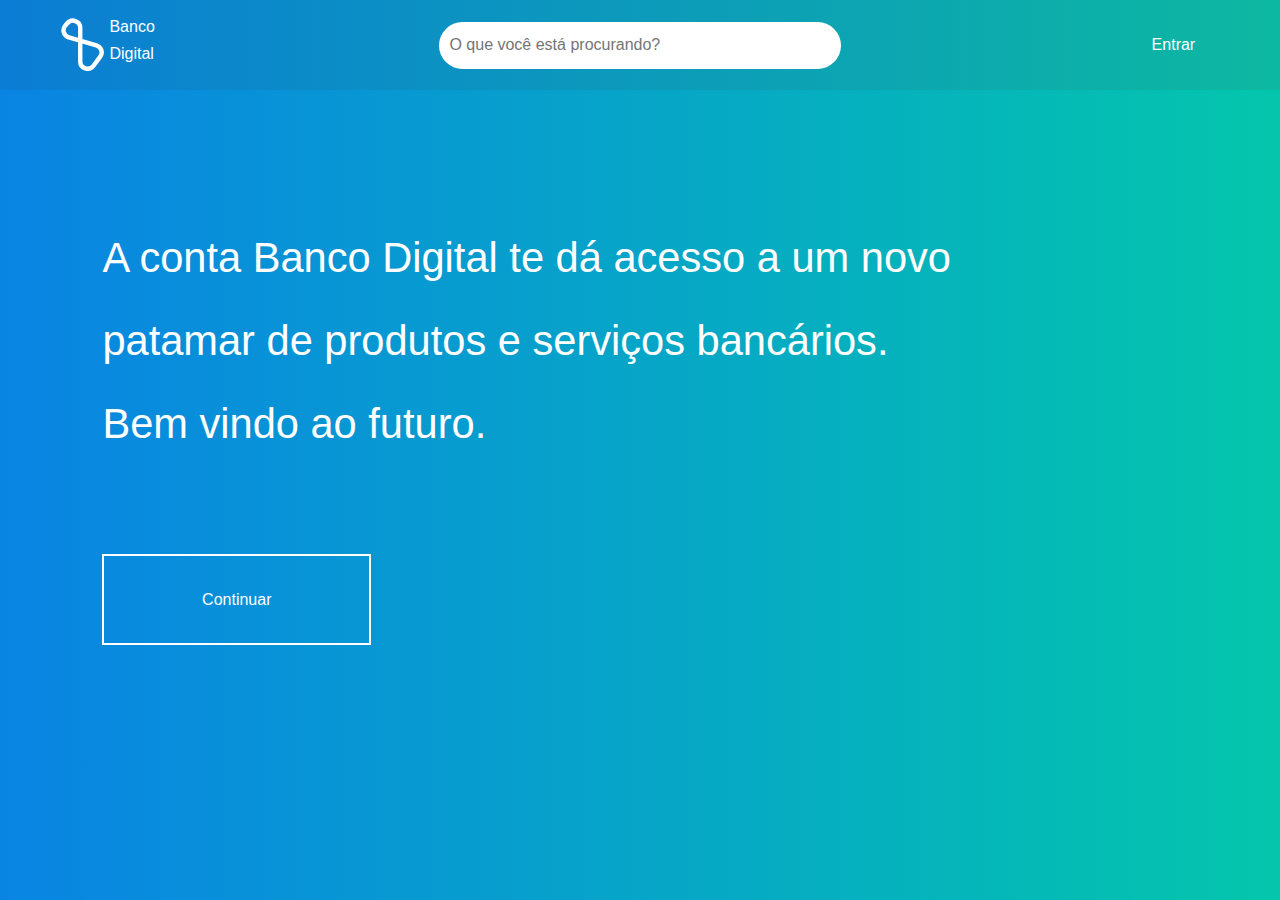
<file: Template/index.html>
<!DOCTYPE html>
<html lang="en">

<head>
    <meta charset="UTF-8">
    <meta name="viewport" content="width=device-width, initial-scale=1.0">
    <meta http-equiv="X-UA-Compatible" content="ie=edge">
    <title>Banco Digital</title>
    <link rel="stylesheet" type="text/css" href="./css/style.css">
    <link rel="stylesheet" type="text/css" href="./css/normalize.css">
    <link rel="stylesheet" href="https://cdnjs.cloudflare.com/ajax/libs/font-awesome/5.9.0/css/all.css"
        integrity="sha256-PF6MatZtiJ8/c9O9HQ8uSUXr++R9KBYu4gbNG5511WE=" crossorigin="anonymous" />
</head>

<body class="bckGradient">

    <nav class="navbar">

        <div class="logoContainer">
            <img src="./svg/logoBancoDigital.svg" alt="Banco Digital" class="logo">
            <div class="brand">
                <p>
                    Banco
                </p>
                <p>
                    Digital
                </p>
            </div>
        </div>

        <div class="searchbar">
            <Input class="inputSearch" placeholder="O que você está procurando?">
            <i class="fas fa-search searchIcon"></i>
            </Input>
        </div>

        <div class="login">
            <i class="far fa-user"></i>
            <a href="#">Entrar</a>
        </div>

    </nav>

    <div class="mainContainer">
        <div class="welcome">
            <p>A conta Banco Digital te dá acesso a um novo</p>
            <p>patamar de produtos e serviços bancários.</p>
            <p>Bem vindo ao futuro.</p>
            <button class="buttonNoColor" onclick="window.location.href='./form1.html'">Continuar</button>
        </div>
    </div>

</body>

</html>
</file>
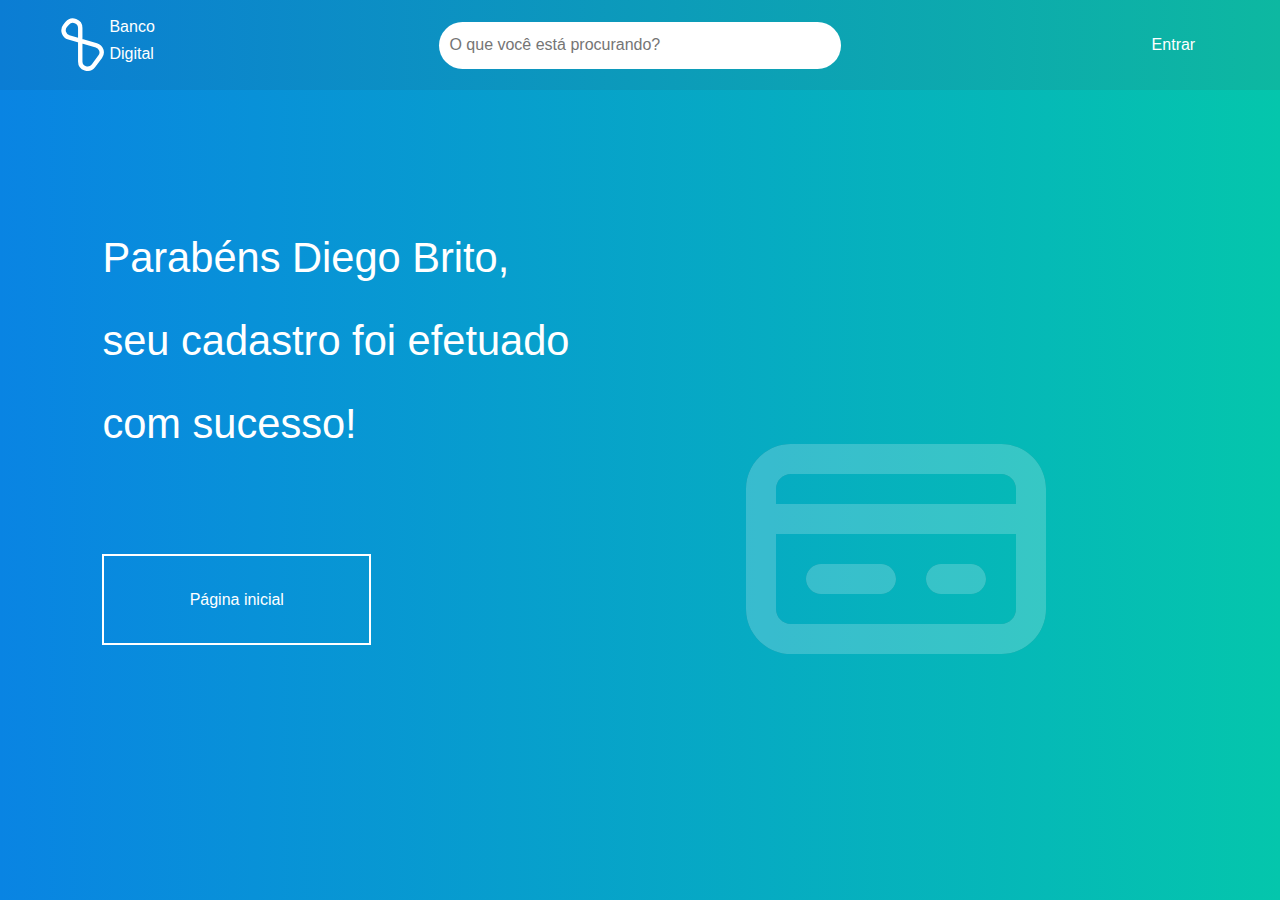
<file: Template/congrats.html>
<!DOCTYPE html>
<html lang="en">

<head>
    <meta charset="UTF-8">
    <meta name="viewport" content="width=device-width, initial-scale=1.0">
    <meta http-equiv="X-UA-Compatible" content="ie=edge">
    <title>Banco Digital</title>
    <link rel="stylesheet" type="text/css" href="./css/style.css">
    <link rel="stylesheet" type="text/css" href="./css/normalize.css">
    <link rel="stylesheet" href="https://cdnjs.cloudflare.com/ajax/libs/font-awesome/5.9.0/css/all.css"
        integrity="sha256-PF6MatZtiJ8/c9O9HQ8uSUXr++R9KBYu4gbNG5511WE=" crossorigin="anonymous" />
</head>

<body class="bckGradient">

    <nav class="navbar">

        <div class="logoContainer">
            <img src="./svg/logoBancoDigital.svg" alt="Banco Digital" class="logo">
            <div class="brand">
                <p>
                    Banco
                </p>
                <p>
                    Digital
                </p>
            </div>
        </div>

        <div class="searchbar">
            <Input class="inputSearch" placeholder="O que você está procurando?">
            <i class="fas fa-search searchIcon"></i>
            </Input>
        </div>

        <div class="login">
            <i class="far fa-user"></i>
            <a href="#">Entrar</a>
        </div>

    </nav>

    <div class="mainContainer">
        <div class="welcome">
            <p>Parabéns Diego Brito,</p>
            <p>seu cadastro foi efetuado</p>
            <p>com sucesso!</p>
            <button onclick="window.location.href='./index.html'" class="buttonNoColor">Página inicial</button>
        </div>
        <div class="cardIconContainer">
            <img src="./svg/credit-card.svg" class="logo">
        </div>
    </div>

</body>

</html>
</file>
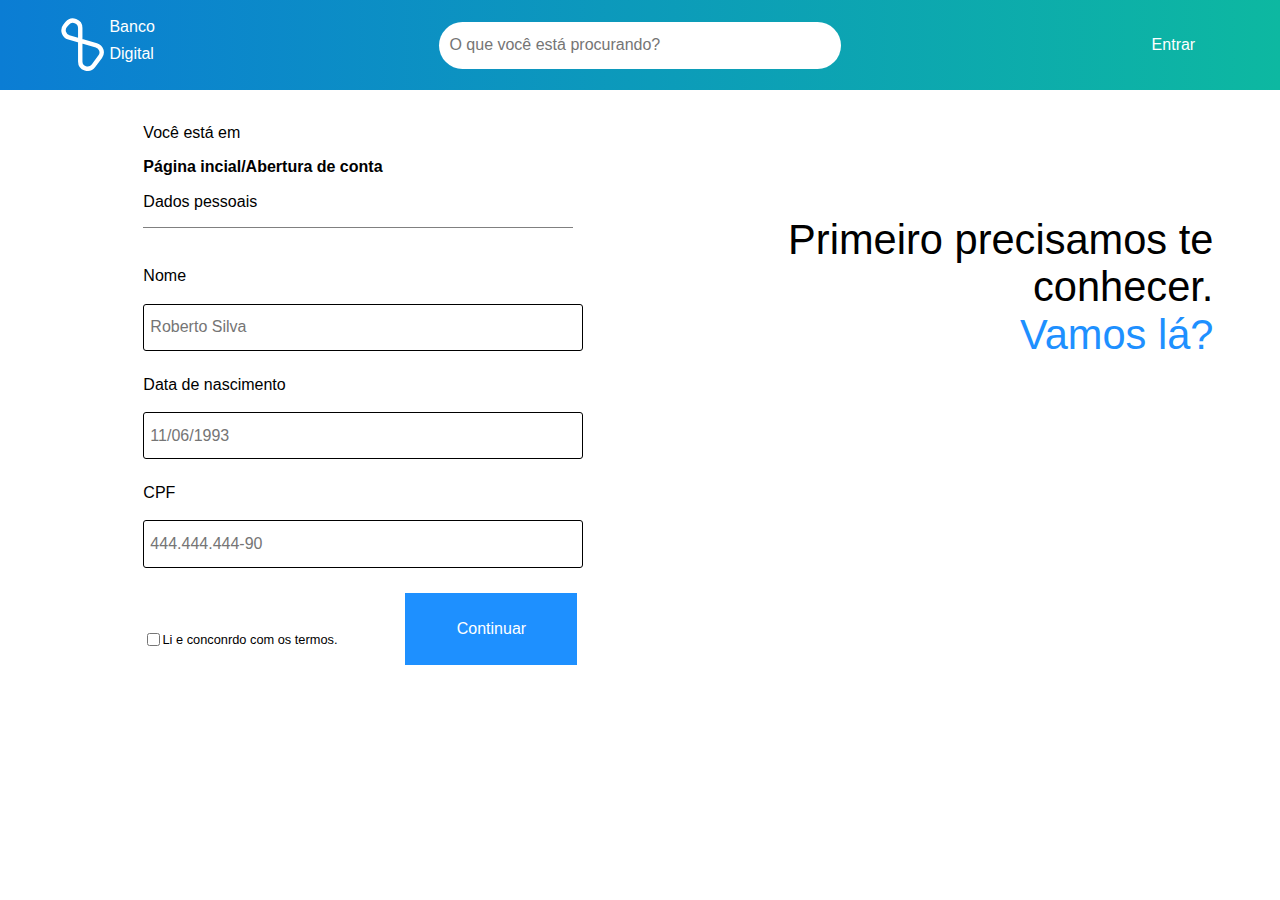
<file: Template/form1.html>
<!DOCTYPE html>
<html lang="en">

<head>
    <meta charset="UTF-8">
    <meta name="viewport" content="width=device-width, initial-scale=1.0">
    <meta http-equiv="X-UA-Compatible" content="ie=edge">
    <link rel="stylesheet" type="text/css" href="./css/style.css">
    <link rel="stylesheet" type="text/css" href="./css/normalize.css">
    <link rel="stylesheet" href="https://cdnjs.cloudflare.com/ajax/libs/font-awesome/5.9.0/css/all.css"
        integrity="sha256-PF6MatZtiJ8/c9O9HQ8uSUXr++R9KBYu4gbNG5511WE=" crossorigin="anonymous" />
    <title>Banco Digital</title>
</head>

<body>
    <nav class="navbar">

        <div class="logoContainer">
            <img src="./svg/logoBancoDigital.svg" alt="Banco Digital" class="logo">
            <div class="brand">
                <p>
                    Banco
                </p>
                <p>
                    Digital
                </p>
            </div>
        </div>

        <div class="searchbar">
            <Input class="inputSearch" placeholder="O que você está procurando?">
            <i class="fas fa-search searchIcon"></i>
            </Input>
        </div>

        <div class="login">
            <i class="far fa-user"></i>
            <a href="#">Entrar</a>
        </div>

    </nav>
    <section class="formContainer">

        <div class="infoNav">
            <p>Você está em </p>
            <p class="textBold">Página incial/Abertura de conta</p>
        </div>

        <div class="headerSection">
            <p>Dados pessoais</p>
        </div>

        <div>
            <form action="./form2.html" class="formDefault">
                <label for="">Nome</label>
                <input class="inputDefault" type="text" placeholder="Roberto Silva">
                <label for="">Data de nascimento</label>
                <input class="inputDefault" type="text" placeholder="11/06/1993">
                <label for="">CPF</label>
                <input class="inputDefault" type="text" placeholder="444.444.444-90">
                <div class="formFooter">
                    <div class="terms">
                        <input id="agree" type="checkbox" />
                        <label for="agree">Li e conconrdo com os termos.</label>
                    </div>
                    <button class="buttonBlue" type="submit" href="#">Continuar</button>
                </div>
            </form>
        </div>

    </section>

    <section class="infoContainer">
        <div>
            <p>Primeiro precisamos te conhecer.</p>
            <p class="textBlue">Vamos lá?</p>
        </div>
    </section>

</body>

</html>
</file>
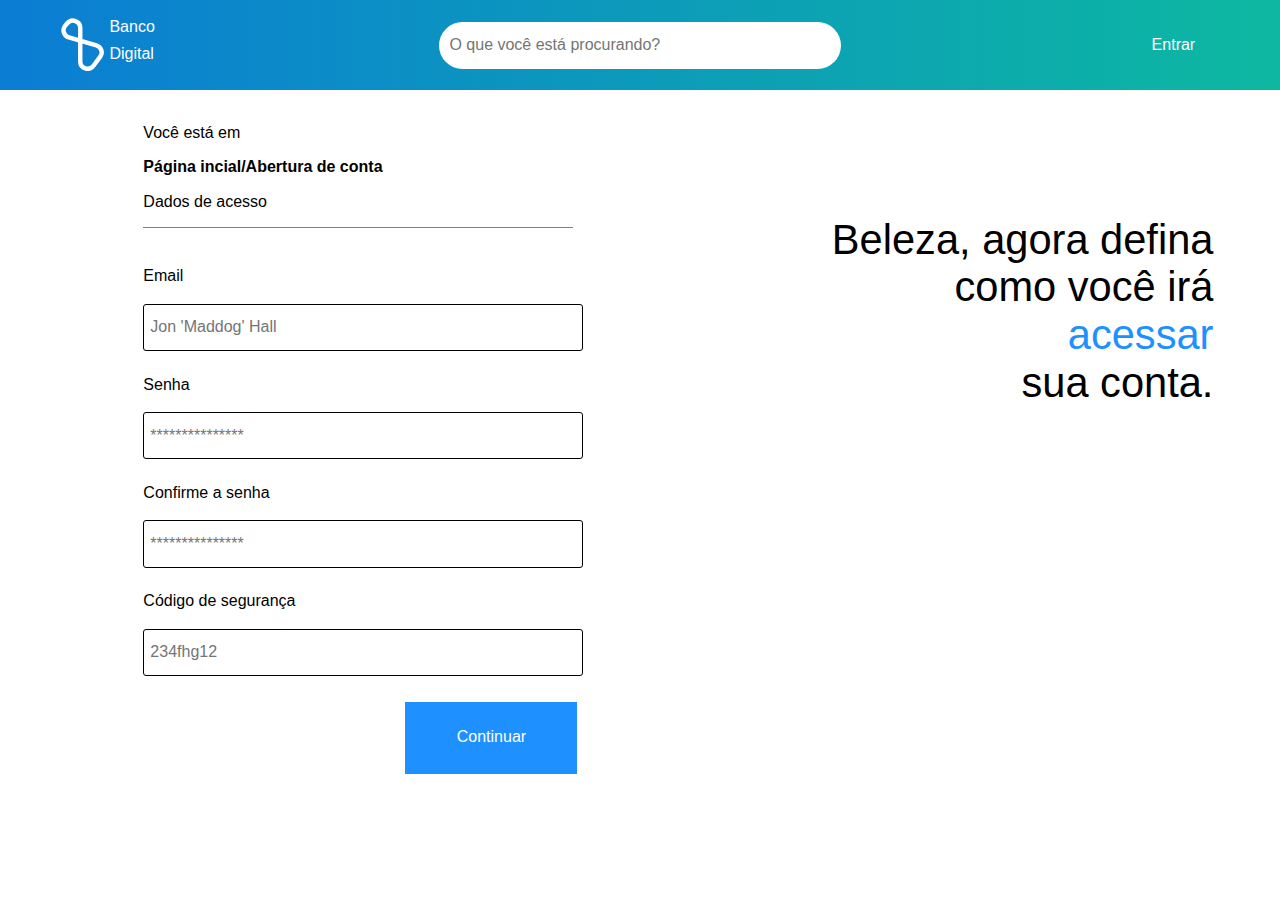
<file: Template/form2.html>
<!DOCTYPE html>
<html lang="en">

<head>
    <meta charset="UTF-8">
    <meta name="viewport" content="width=device-width, initial-scale=1.0">
    <meta http-equiv="X-UA-Compatible" content="ie=edge">
    <link rel="stylesheet" type="text/css" href="./css/style.css">
    <link rel="stylesheet" type="text/css" href="./css/normalize.css">
    <link rel="stylesheet" href="https://cdnjs.cloudflare.com/ajax/libs/font-awesome/5.9.0/css/all.css"
        integrity="sha256-PF6MatZtiJ8/c9O9HQ8uSUXr++R9KBYu4gbNG5511WE=" crossorigin="anonymous" />
    <title>Banco Digital</title>
</head>

<body>
    <nav class="navbar">

        <div class="logoContainer">
            <img src="./svg/logoBancoDigital.svg" alt="Banco Digital" class="logo">
            <div class="brand">
                <p>
                    Banco
                </p>
                <p>
                    Digital
                </p>
            </div>
        </div>

        <div class="searchbar">
            <Input class="inputSearch" placeholder="O que você está procurando?">
            <i class="fas fa-search searchIcon"></i>
            </Input>
        </div>

        <div class="login">
            <i class="far fa-user"></i>
            <a href="#">Entrar</a>
        </div>

    </nav>

    <section class="formContainer">

        <div class="infoNav">
            <p>Você está em </p>
            <p class="textBold">Página incial/Abertura de conta</p>
        </div>

        <div class="headerSection">
            <p>Dados de acesso</p>
        </div>

        <div>
            <form action="./congrats.html" class="formDefault">
                <label for="">Email</label>
                <input class="inputDefault" type="text" placeholder="Jon 'Maddog' Hall">
                <label for="">Senha</label>
                <input class="inputDefault" type="text" placeholder="***************">
                <label for="">Confirme a senha</label>
                <input class="inputDefault" type="text" placeholder="***************">
                <label for="">Código de segurança</label>
                <input class="inputDefault" type="text" placeholder="234fhg12">
                <div class="formFooter">
                    <button class="buttonBlue" type="submit" href="#">Continuar</button>
                </div>
            </form>
        </div>

    </section>

    <section class="infoContainer">
        <div>
            <p>Beleza, agora defina como você irá</p>
            <p class="textBlue">acessar</p>
            <p>sua conta.</p>
        </div>
    </section>

</body>

</html>
</file>
<file: Template/css/style.css>
html {
    height: 100VH;
    width: 100VW;
    padding: 0;
    margin: 0;
}

body {
    margin: 0;
    padding: 0;
    font-family: 'Lucida Sans', 'Lucida Sans Regular', 'Lucida Grande', 'Lucida Sans Unicode', Geneva, Verdana, sans-serif;
}

.inputSearch{
    outline: 0;
}

.bckGradient {
    background-image: linear-gradient(to right, #0984E3, #04C6AC);
}

.textBlue {
    margin-top: 0 !important;
    color: dodgerblue;
}

.textBold {
    font-weight: bold;
}

.buttonNoColor {
    border: 2px solid white;
    background: none;
    color: white;
}

.buttonBlue {
    border: 0;
    background: dodgerblue;
    color: white;
}

.buttonBlue:hover{
    cursor: pointer;
    transition: .2s ease-in-out;
    background: rgb(24, 116, 209);
}

.inputDefault {
    border-radius: 3px;
    border: 1px solid black;
}

.inputSearch {
    outline: 0;
    border: none;
    cursor: pointer;
    padding-left: 10px;
    border-radius: 30px;
    background-color: white;
    text-align: left !important;
}

.searchIcon {    
    top: 3.2vh;
    left: 62.6VW;
    color: gray;
    font-size: 1.4em;
    position: absolute;
}

.navbar {
    top: 0;
    float: left;
    height: 10VH;
    width: 100VW;
    display: flex;
    position: absolute;
    align-items: center;
    justify-content: center;
    background-image: linear-gradient(to right, rgb(11, 125, 212), rgb(13, 184, 161));
}

.mainContainer {
    float: left;
    height: 90VH;
    width: 100VW;
    margin-top: 10VH;
}

.logoContainer {
    width: 20%;
    float: left;
    height: 100%;
    display: flex;
    align-items: center;
    justify-content: center;
}

.logo {
    width: 18%;
    float: left;
    height: 60%;
}

.brand {
    width: 30%;
    float: left;
    height: 60%;
    margin-left: 2%;
}

.brand p {
    cursor: default;
    margin: 0;
    height: 50%;
    width: 100%;
    float: left;
    color: white;
}

.searchbar {
    width: 40%;
    float: left;
    height: 100%;
    margin: 0 12%;
    display: flex;
    align-items: center;
    justify-content: center;
}

.searchbar input {
    width: 80%;
    float: left;
    height: 50%;
    text-align: center;
}

.login {
    width: 20%;
    float: left;
    height: 100%;
    display: flex;
    align-items: center;
    justify-content: center;
}

.login a {
    text-decoration: none;
    color: white;
}

.login i{
    float: left;
    width: 30px;
    height: 24px;
    color:white;
    font-size: 1.6em;
}

.login a:hover {
    text-decoration: none;
    transition: .2s ease-in-out;
}

.welcome {
    float: left;
    width: 70VW;
    height: 46VH;
    margin-left: 8VW;
    margin-top: 16VH;
}

.welcome p {
    cursor: default;
    margin: 0%;
    float: left;
    width: 100%;
    height: 20%;
    color: white;
    font-size: 2.6em;
}

.mainContainer button {
    width: 30%;
    height: 22%;
    float: left;
    margin-top: 8VH;
    transition: .2 ease-in-out;
}

.mainContainer button:hover {
    cursor: pointer;
    transition: .2s ease-in-out;
    background: rgba(0, 0, 0, .1);
}

.cardIconContainer {
    top: 40VH;
    left: 50VW;
    width: 40VW;
    height: 40VH;
    float: right;
    display: flex;
    margin-top: 1VH;
    margin-right: 2vw;
    position: absolute;
    align-items: center;
    justify-content: center;
}

.cardIconContainer img {
    width: 100%;
    float: left;
    height: 100%;
}

.formContainer {
    float: left;
    width: 56VW;
    height: auto;
    margin-top: 12VH;
}

.infoContainer {
    width: 42VW;
    height: 80VH;
    float: right;
    margin-top: 12VH;
    margin-right: 1VW;
}

.infoContainer div{
    width: 80%;
    float: left;
    margin-top: 20%;
    margin-left: 10%;
}

.infoContainer p {
    margin: 0;
    width: 100%;
    float: left;
    font-size: 2.6em;
    text-align: right;
}

.infoNav {
    width: 60%;
    height: 16%;
    float: left;
    margin-left: 20%;
}

.headerSection {
    width: 60%;
    height: 18%;
    margin-left: 20%;
    border-bottom: 1px solid gray
}

.formDefault {
    float: left;
    width: 100%;
    height: 100% !important;
    margin-top: 2%;
}

.formDefault label {
    width: 60%;
    height: 6VH;
    float: left;
    display: flex;
    align-items: center;
    justify-content: left;
    margin-left: 20%;
    margin-top: 1%;
}

.formDefault input[type=text] {
    width: 60%;
    float: left;
    height: 4.8VH;
    margin-left: 20%;
    padding-left: 6px;
}

.formFooter {
    float: left;
    width: 60%;
    height: 16Vh;
    margin-left: 20%;
    padding: 0 4px;
}

.terms {
    width: 50%;
    float: left;
    height: 100%;
    display: flex;
    align-items: center;
}

.terms input{
    cursor: pointer;
}

.terms label{
    margin-left: 1%;
    font-size: .8em;
    cursor: pointer;
    white-space: nowrap;
}

.formFooter button {
    width: 40%;
    height: 50%;
    float: right;
    margin-top: 6%;
    transition: .2s ease-in-out;
}
</file>
